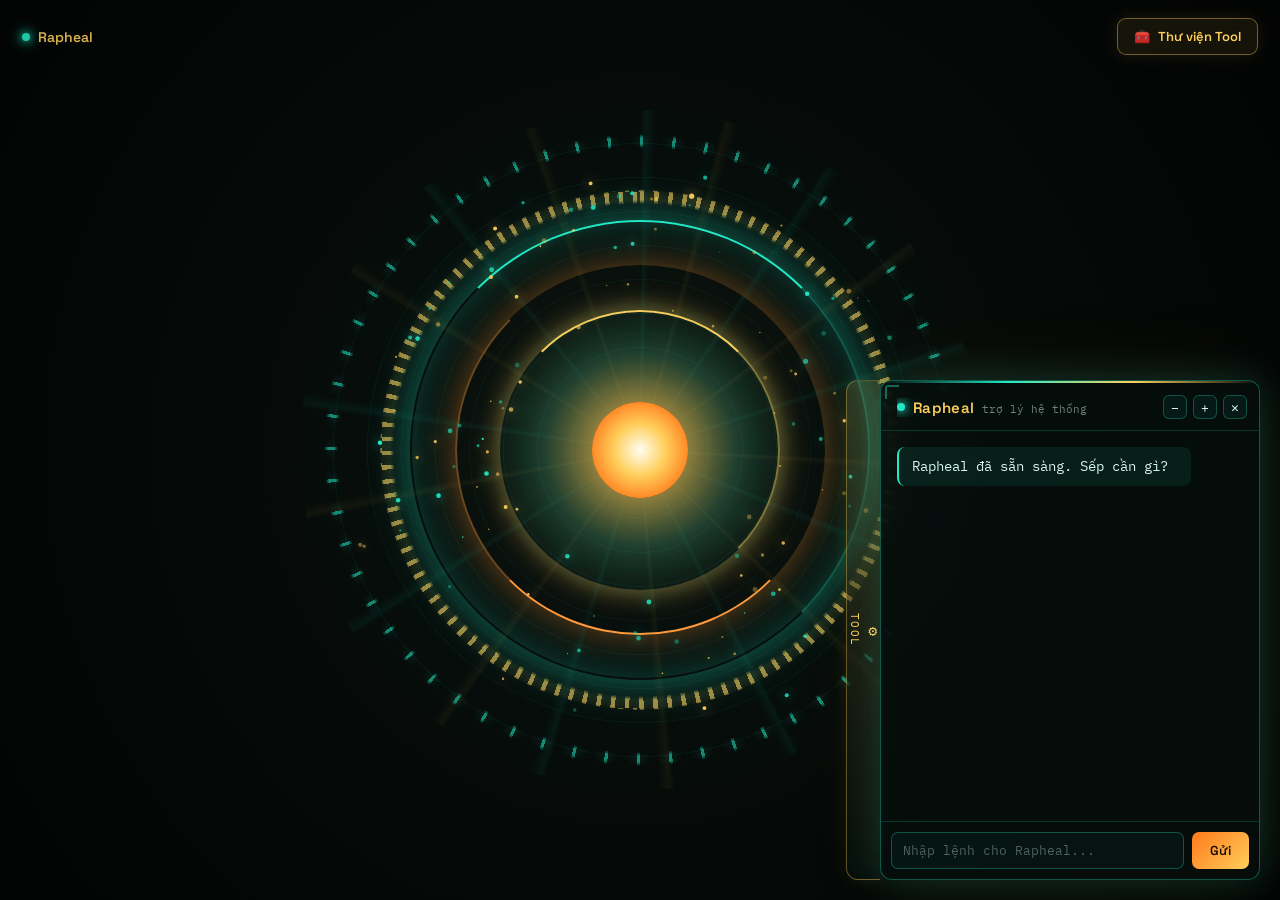
<file: index.html>
<!DOCTYPE html>
<html lang="vi">
<head>
<meta charset="UTF-8">
<meta name="viewport" content="width=device-width, initial-scale=1">
<title>Rapheal - Trợ lý ảo</title>
<link rel="stylesheet" href="style.css">
</head>
<body>

<!-- Thanh menu trên cùng: luôn hiện, có nút mở Thư viện Tool -->
<header class="main-nav">
  <div class="main-nav-brand">
    <span class="status-dot"></span>
    <span class="main-nav-name">Rapheal</span>
  </div>
  <a class="main-nav-tool-btn" href="tool.html">
    <span class="tdi-ico">🧰</span> Thư viện Tool
  </a>
</header>

<div class="core-wrapper" aria-hidden="true">
  <!-- Trường mạch nền: vòng tròn mờ + tia toả -->
  <div class="circuit-field"></div>

  <!-- Vòng chỉ số dạng đồng hồ đo -->
  <div class="ring ring-dial"></div>

  <!-- Vòng ký tự / dấu khắc -->
  <div class="ring ring-glyph"></div>

  <!-- Vòng xoay chính -->
  <div class="ring ring-outer"></div>
  <div class="ring ring-mid"></div>
  <div class="ring ring-inner"></div>

  <!-- Hạt bay xung quanh -->
  <canvas id="particles"></canvas>

  <!-- Lõi trung tâm -->
  <div class="core">
    <div class="core-glow"></div>
    <div class="core-burst"></div>
    <div class="core-center"></div>
  </div>
</div>

<!-- Cụm chat: tab công cụ (trái) + khay công cụ + khung chat -->
<div class="chat-cluster" id="chatCluster">

  <!-- Gốc/Tab công cụ gắn bên trái khung chat -->
  <button class="tool-tab" id="toolTab" aria-label="Mở bảng công cụ" aria-expanded="false" title="Công cụ">
    <span class="tool-tab-icon">⚙</span>
    <span class="tool-tab-text">TOOL</span>
  </button>

  <!-- Khay mở rộng công cụ -->
  <div class="tool-drawer" id="toolDrawer">
    <div class="tool-drawer-head">Công cụ nhanh</div>
    <button class="tool-drawer-item" data-cmd="/status">
      <span class="tdi-ico">◈</span> Trạng thái hệ thống
    </button>
    <button class="tool-drawer-item" data-cmd="/clear">
      <span class="tdi-ico">✦</span> Xoá lịch sử chat
    </button>
    <a class="tool-drawer-item tool-drawer-link" href="tool.html">
      <span class="tdi-ico">⇲</span> Mở Thư viện Tool
    </a>
  </div>

  <!-- Khung chat -->
  <div class="chat-box" id="chatBox">
    <div class="chat-header">
      <div class="chat-header-id">
        <span class="status-dot"></span>
        <span class="chat-title">Rapheal</span>
        <span class="chat-subtitle">trợ lý hệ thống</span>
      </div>
      <div class="chat-header-actions">
        <button class="chat-btn" id="shrinkBtn" title="Thu nhỏ khung">−</button>
        <button class="chat-btn" id="growBtn" title="Phóng to khung">+</button>
        <button class="chat-btn" id="hideBtn" title="Ẩn khung chat">✕</button>
      </div>
    </div>

    <div class="chat-log" id="chatLog">
      <div class="msg bot">Rapheal đã sẵn sàng. Sếp cần gì?</div>
    </div>

    <div class="chat-input">
      <input id="userInput" type="text" placeholder="Nhập lệnh cho Rapheal..." autocomplete="off">
      <button id="sendBtn">Gửi</button>
    </div>

    <div class="resize-handle" id="resizeHandle" title="Kéo để đổi kích thước"></div>
  </div>
</div>


<!-- Nút nổi để mở lại chat khi đã ẩn -->
<button class="chat-restore" id="chatRestore" aria-label="Mở lại Rapheal">
  <span class="restore-dot"></span>
</button>

<script src="script.js"></script>
</body>
</html>
</file>
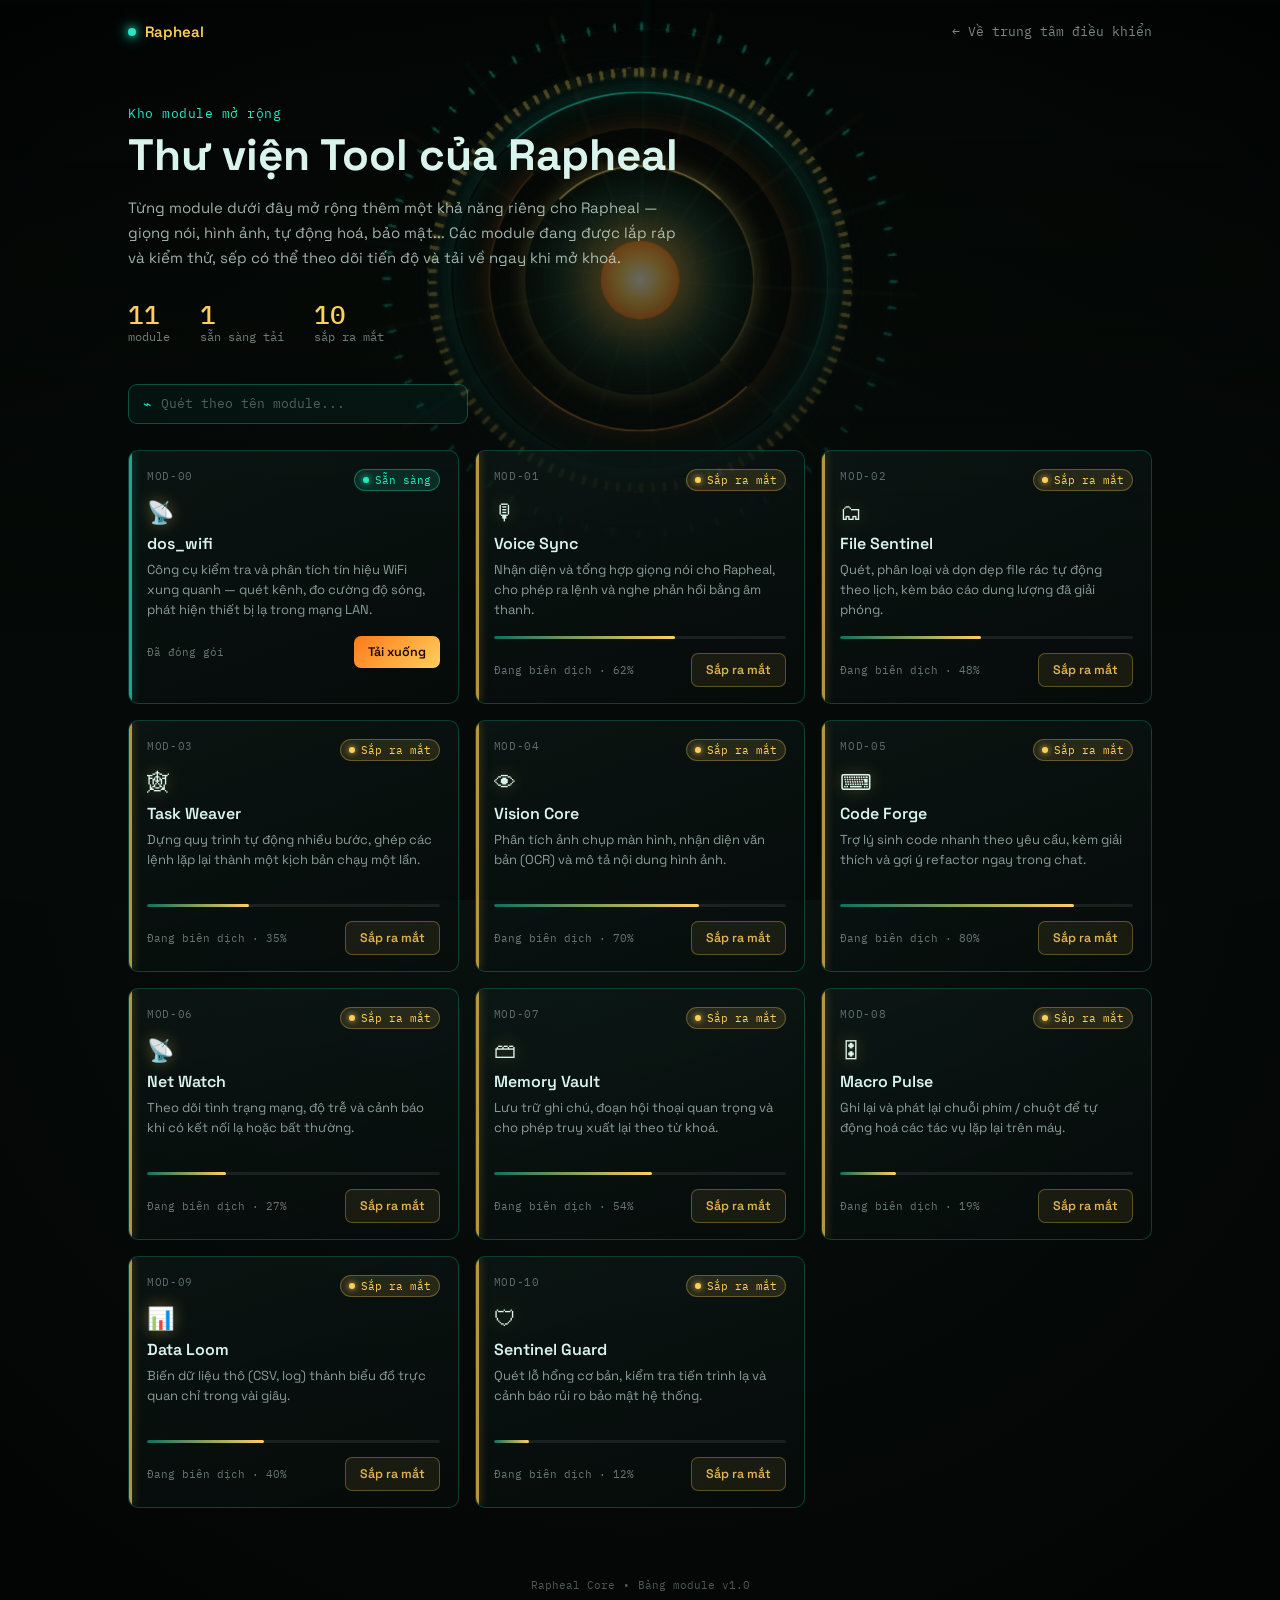
<file: tool.html>
<!DOCTYPE html>
<html lang="vi">
<head>
<meta charset="UTF-8">
<meta name="viewport" content="width=device-width, initial-scale=1">
<title>Rapheal - Thư viện Tool</title>
<link rel="stylesheet" href="style.css">
<link rel="stylesheet" href="tool.css">
</head>
<body class="tool-page">

<!-- Hiệu ứng lõi nền, giống trang chính nhưng neo phía trên để không che nội dung -->
<div class="core-wrapper tool-core" aria-hidden="true">
  <div class="circuit-field"></div>
  <div class="ring ring-dial"></div>
  <div class="ring ring-glyph"></div>
  <div class="ring ring-outer"></div>
  <div class="ring ring-mid"></div>
  <div class="ring ring-inner"></div>
  <canvas id="toolParticles"></canvas>
  <div class="core">
    <div class="core-glow"></div>
    <div class="core-center"></div>
  </div>
</div>
<div class="tool-page-fade" aria-hidden="true"></div>

<!-- Thanh điều hướng trên cùng -->
<header class="tool-nav">
  <a class="tool-nav-brand" href="index.html">
    <span class="status-dot"></span>
    <span class="tool-nav-name">Rapheal</span>
  </a>
  <a class="tool-nav-back" href="index.html">← Về trung tâm điều khiển</a>
</header>

<main class="tool-main">

  <section class="tool-hero">
    <p class="tool-hero-kicker">Kho module mở rộng</p>
    <h1 class="tool-hero-title">Thư viện Tool của Rapheal</h1>
    <p class="tool-hero-desc">
      Từng module dưới đây mở rộng thêm một khả năng riêng cho Rapheal — giọng nói, hình ảnh,
      tự động hoá, bảo mật... Các module đang được lắp ráp và kiểm thử, sếp có thể theo dõi
      tiến độ và tải về ngay khi mở khoá.
    </p>
    <div class="tool-hero-stats">
      <div class="stat"><span class="stat-num" id="statTotal">0</span><span class="stat-label">module</span></div>
      <div class="stat"><span class="stat-num" id="statReady">0</span><span class="stat-label">sẵn sàng tải</span></div>
      <div class="stat"><span class="stat-num" id="statSoon">0</span><span class="stat-label">sắp ra mắt</span></div>
    </div>
  </section>

  <section class="tool-controls">
    <div class="tool-search">
      <span class="tool-search-ico">⌁</span>
      <input type="text" id="toolSearch" placeholder="Quét theo tên module..." autocomplete="off">
    </div>
  </section>

  <section class="tool-grid" id="toolGrid" aria-live="polite">
    <!-- các thẻ module được tool.js sinh ra tại đây -->
  </section>

  <p class="tool-empty" id="toolEmpty" hidden>Không tìm thấy module phù hợp.</p>

</main>

<footer class="tool-footer">
  <span>Rapheal Core</span><span class="dot-sep">•</span><span>Bảng module v1.0</span>
</footer>

<div class="tool-toast" id="toolToast"></div>

<script src="tool.js"></script>
</body>
</html>
</file>
<file: style.css>
@import url('https://fonts.googleapis.com/css2?family=Space+Grotesk:wght@400;500;600;700&family=IBM+Plex+Mono:wght@400;500&display=swap');

:root {
  /* ==== BẢNG MÀU ==== */
  --void: #050907;
  --void-deep: #020403;
  --teal: #22e8c4;
  --teal-dim: #0f6f5f;
  --gold: #ffcf5c;
  --gold-warm: #ff9a3c;
  --ember: #ff7a1a;
  --paper: #d9f4ec;

  --font-display: 'Space Grotesk', sans-serif;
  --font-mono: 'IBM Plex Mono', monospace;
}

* { margin: 0; padding: 0; box-sizing: border-box; }

body {
  background:
    radial-gradient(circle at center, #0a1512 0%, var(--void) 55%, var(--void-deep) 100%);
  height: 100vh;
  overflow: hidden;
  font-family: var(--font-display);
  color: var(--paper);
}

:focus-visible {
  outline: 2px solid var(--teal);
  outline-offset: 3px;
}

/* ============================================================
   KHỐI LÕI TRUNG TÂM
   ============================================================ */
.core-wrapper {
  position: fixed;
  top: 50%; left: 50%;
  transform: translate(-50%, -50%);
  width: 680px; height: 680px;
  pointer-events: none;
  z-index: 1;
}

/* Trường mạch nền: các vòng mảnh + tia toả tinh tế */
.circuit-field {
  position: absolute;
  inset: 0;
  border-radius: 50%;
  background:
    repeating-radial-gradient(
      circle at center,
      rgba(34, 232, 196, 0.05) 0px,
      rgba(34, 232, 196, 0.05) 1px,
      transparent 1px,
      transparent 34px
    ),
    conic-gradient(
      from 0deg,
      transparent 0deg, rgba(34,232,196,0.06) 1deg, transparent 3deg,
      transparent 14deg, rgba(255,207,92,0.05) 15deg, transparent 17deg,
      transparent 33deg, rgba(34,232,196,0.06) 34deg, transparent 36deg,
      transparent 52deg, rgba(255,207,92,0.05) 53deg, transparent 55deg,
      transparent 71deg, rgba(34,232,196,0.06) 72deg, transparent 74deg,
      transparent 92deg, rgba(255,207,92,0.05) 93deg, transparent 95deg,
      transparent 111deg, rgba(34,232,196,0.06) 112deg, transparent 114deg,
      transparent 133deg, rgba(255,207,92,0.05) 134deg, transparent 136deg,
      transparent 152deg, rgba(34,232,196,0.06) 153deg, transparent 155deg,
      transparent 174deg, rgba(255,207,92,0.05) 175deg, transparent 177deg,
      transparent 196deg, rgba(34,232,196,0.06) 197deg, transparent 199deg,
      transparent 215deg, rgba(255,207,92,0.05) 216deg, transparent 218deg,
      transparent 237deg, rgba(34,232,196,0.06) 238deg, transparent 240deg,
      transparent 258deg, rgba(255,207,92,0.05) 259deg, transparent 261deg,
      transparent 277deg, rgba(34,232,196,0.06) 278deg, transparent 280deg,
      transparent 301deg, rgba(255,207,92,0.05) 302deg, transparent 304deg,
      transparent 320deg, rgba(34,232,196,0.06) 321deg, transparent 323deg,
      transparent 340deg, rgba(255,207,92,0.05) 341deg, transparent 343deg,
      transparent 359deg
    );
  animation: spin 120s linear infinite;
}

/* Vòng chỉ số kiểu đồng hồ đo - các vạch chia đều */
.ring-dial {
  position: absolute;
  top: 50%; left: 50%;
  width: 640px; height: 640px;
  transform: translate(-50%, -50%);
  border-radius: 50%;
  background: repeating-conic-gradient(
    from 0deg,
    rgba(34, 232, 196, 0.55) 0deg 0.6deg,
    transparent 0.6deg 6deg
  );
  mask-image: radial-gradient(circle, transparent 302px, black 306px, black 312px, transparent 316px);
  -webkit-mask-image: radial-gradient(circle, transparent 302px, black 306px, black 312px, transparent 316px);
  animation: spin 90s linear infinite;
  filter: drop-shadow(0 0 6px rgba(34,232,196,0.5));
}

/* Vòng ký tự / dấu khắc nhỏ - mật độ dày hơn, quay ngược chiều */
.ring-glyph {
  position: absolute;
  top: 50%; left: 50%;
  width: 520px; height: 520px;
  transform: translate(-50%, -50%);
  border-radius: 50%;
  background: repeating-conic-gradient(
    from 0deg,
    rgba(255, 207, 92, 0.6) 0deg 1deg,
    transparent 1deg 3.2deg
  );
  mask-image: radial-gradient(circle, transparent 246px, black 250px, black 258px, transparent 262px);
  -webkit-mask-image: radial-gradient(circle, transparent 246px, black 250px, black 258px, transparent 262px);
  animation: spin-rev 70s linear infinite;
  filter: drop-shadow(0 0 5px rgba(255,207,92,0.45));
}

/* Vòng xoay chính */
.ring {
  position: absolute;
  top: 50%; left: 50%;
  border-radius: 50%;
  border: 2px solid transparent;
  transform: translate(-50%, -50%);
}

.ring-outer {
  width: 460px; height: 460px;
  border-top-color: var(--teal);
  border-right-color: rgba(34, 232, 196, 0.35);
  animation: spin 22s linear infinite;
  box-shadow: 0 0 45px rgba(34,232,196,0.45), inset 0 0 45px rgba(34,232,196,0.25);
}

.ring-mid {
  width: 370px; height: 370px;
  border-bottom-color: var(--gold-warm);
  border-left-color: rgba(255, 154, 60, 0.4);
  animation: spin-rev 15s linear infinite;
  box-shadow: 0 0 35px rgba(255,154,60,0.4);
}

.ring-inner {
  width: 280px; height: 280px;
  border-top-color: var(--gold);
  border-right-color: rgba(255, 207, 92, 0.5);
  animation: spin 10s linear infinite;
  box-shadow: 0 0 28px rgba(255,207,92,0.5);
}

@keyframes spin { to { transform: translate(-50%,-50%) rotate(360deg); } }
@keyframes spin-rev { to { transform: translate(-50%,-50%) rotate(-360deg); } }

/* ==== LÕI SÁNG TRUNG TÂM ==== */
.core {
  position: absolute;
  top: 50%; left: 50%;
  transform: translate(-50%, -50%);
  width: 200px; height: 200px;
}

.core-glow {
  position: absolute;
  inset: -50px;
  border-radius: 50%;
  background: radial-gradient(circle, rgba(255,207,92,0.55) 0%, rgba(34,232,196,0.18) 45%, transparent 72%);
  animation: pulse 3s ease-in-out infinite;
}

@keyframes pulse {
  0%,100% { transform: scale(1); opacity: 0.85; }
  50% { transform: scale(1.12); opacity: 1; }
}

.core-center {
  position: absolute;
  top: 50%; left: 50%;
  width: 96px; height: 96px;
  border-radius: 50%;
  background: radial-gradient(circle, #fffef2 0%, var(--gold) 38%, var(--ember) 78%, transparent 100%);
  transform: translate(-50%,-50%);
  box-shadow: 0 0 70px rgba(255,207,92,0.85), 0 0 160px rgba(255,122,26,0.55);
  animation: pulse-center 2.2s ease-in-out infinite;
}

/* Riêng cho core-center: giữ translate(-50%,-50%) trong animation
   để quả cầu không bị lệch ra khỏi tâm vòng tròn khi phóng to/nhỏ */
@keyframes pulse-center {
  0%,100% { transform: translate(-50%,-50%) scale(1); opacity: 0.85; }
  50% { transform: translate(-50%,-50%) scale(1.12); opacity: 1; }
}

/* ==== CANVAS HẠT BAY ==== */
#particles {
  position: absolute;
  top: 50%; left: 50%;
  width: 600px; height: 600px;
  transform: translate(-50%, -50%);
}

@media (prefers-reduced-motion: reduce) {
  .circuit-field, .ring-dial, .ring-glyph, .ring, .core-glow, .core-center, .side-hud::before {
    animation: none;
  }
}

/* ============================================================
   TRANG TRÍ BÊN TRÁI - lấp khoảng trống, không che phần lõi
   ============================================================ */
.side-arcs {
  position: fixed;
  top: 50%; left: -260px;
  width: 520px; height: 520px;
  transform: translateY(-50%);
  border-radius: 50%;
  border: 1px solid rgba(34, 232, 196, 0.12);
  pointer-events: none;
  z-index: 0;
}

.side-arcs::before {
  content: "";
  position: absolute;
  inset: 60px;
  border-radius: 50%;
  border: 1px solid rgba(255, 207, 92, 0.08);
}

.side-arcs::after {
  content: "";
  position: absolute;
  inset: 130px;
  border-radius: 50%;
  border: 1px dashed rgba(34, 232, 196, 0.08);
  animation: spin 140s linear infinite;
}

.side-hud {
  position: fixed;
  left: 28px;
  top: 50%;
  transform: translateY(-50%);
  height: 320px;
  width: 60px;
  pointer-events: none;
  z-index: 1;
}

.side-hud::before {
  content: "";
  position: absolute;
  left: 0; top: 0;
  width: 1px; height: 100%;
  background: linear-gradient(to bottom,
    transparent, rgba(34,232,196,0.3) 12%, rgba(34,232,196,0.3) 88%, transparent);
}

.side-hud::after {
  content: "";
  position: absolute;
  left: -3px;
  width: 7px; height: 7px;
  border-radius: 50%;
  background: var(--teal);
  box-shadow: 0 0 8px var(--teal), 0 0 18px rgba(34,232,196,0.6);
  animation: hud-travel 7s ease-in-out infinite;
}

@keyframes hud-travel {
  0%, 100% { top: 2%; opacity: 0.9; }
  50% { top: 96%; opacity: 0.35; }
}

.side-hud-tick {
  position: absolute;
  left: 0;
  height: 1px;
  background: rgba(34, 232, 196, 0.35);
}

.side-hud-label {
  position: absolute;
  left: 12px;
  font-family: var(--font-mono);
  font-size: 10px;
  letter-spacing: 0.05em;
  color: rgba(255, 207, 92, 0.5);
  transform: translateY(-50%);
}

@media (max-width: 1100px) {
  .side-arcs, .side-hud { display: none; }
}

/* ============================================================
   KHUNG CHAT
   ============================================================ */
.chat-cluster {
  position: fixed;
  bottom: 20px; right: 20px;
  display: flex;
  align-items: stretch;
  z-index: 10;
  transition: opacity 0.25s ease, transform 0.25s ease;
}

.chat-cluster.is-hidden {
  opacity: 0;
  transform: translateY(16px) scale(0.96);
  pointer-events: none;
}

.chat-box {
  position: relative;
  width: 380px; height: 500px;
  background: rgba(6, 14, 12, 0.86);
  border: 1px solid rgba(34, 232, 196, 0.35);
  border-radius: 12px;
  display: flex;
  flex-direction: column;
  backdrop-filter: blur(14px);
  box-shadow: 0 0 40px rgba(34, 232, 196, 0.18), 0 0 90px rgba(255, 154, 60, 0.08);
  overflow: hidden;
  flex-shrink: 0;
  transition: width 0.3s ease, height 0.3s ease;
  min-width: 300px; min-height: 360px;
  max-width: 640px; max-height: 82vh;
}

.chat-box.size-compact { width: 300px; height: 380px; }
.chat-box.size-normal  { width: 380px; height: 500px; }
.chat-box.size-large   { width: 460px; height: 620px; }

/* Tay kéo để tự do phóng to/thu nhỏ khung chat */
.resize-handle {
  position: absolute;
  left: 4px; top: 4px;
  width: 14px; height: 14px;
  cursor: nwse-resize;
  z-index: 5;
}
.resize-handle::before {
  content: "";
  position: absolute;
  inset: 0;
  border-left: 2px solid rgba(34,232,196,0.4);
  border-top: 2px solid rgba(34,232,196,0.4);
  border-radius: 3px 0 0 0;
}

.chat-box::before {
  content: "";
  display: block;
  height: 2px;
  width: 100%;
  background: linear-gradient(90deg, transparent, var(--teal), var(--gold), transparent);
}

.chat-header {
  display: flex;
  align-items: center;
  justify-content: space-between;
  gap: 8px;
  padding: 12px 12px 11px 16px;
  border-bottom: 1px solid rgba(34, 232, 196, 0.18);
}

.chat-header-id {
  display: flex;
  align-items: baseline;
  gap: 8px;
  min-width: 0;
  overflow: hidden;
}

.chat-header-actions {
  display: flex;
  align-items: center;
  gap: 6px;
  flex-shrink: 0;
}

.chat-btn {
  width: 24px; height: 24px;
  border-radius: 6px;
  border: 1px solid rgba(34, 232, 196, 0.28);
  background: rgba(34, 232, 196, 0.06);
  color: var(--paper);
  font-family: var(--font-mono);
  font-size: 13px;
  line-height: 1;
  cursor: pointer;
  display: flex;
  align-items: center;
  justify-content: center;
  transition: background 0.15s ease, border-color 0.15s ease, transform 0.1s ease, color 0.15s ease;
}

.chat-btn:hover {
  background: rgba(34, 232, 196, 0.18);
  border-color: var(--teal);
}

.chat-btn:active { transform: scale(0.92); }

#hideBtn:hover {
  border-color: var(--gold-warm);
  background: rgba(255, 154, 60, 0.18);
  color: #fff3d6;
}

.status-dot {
  width: 8px; height: 8px;
  border-radius: 50%;
  background: var(--teal);
  box-shadow: 0 0 8px var(--teal), 0 0 16px var(--teal);
  animation: pulse 2s ease-in-out infinite;
  align-self: center;
}

.chat-title {
  font-family: var(--font-display);
  font-weight: 600;
  font-size: 15px;
  color: var(--gold);
  letter-spacing: 0.02em;
}

.chat-subtitle {
  font-family: var(--font-mono);
  font-size: 11px;
  color: rgba(217, 244, 236, 0.5);
}

.chat-log {
  flex: 1;
  overflow-y: auto;
  padding: 16px;
  font-size: 13.5px;
  line-height: 1.55;
  font-family: var(--font-mono);
}

.msg {
  margin-bottom: 10px;
  padding: 9px 13px;
  border-radius: 8px;
  max-width: 85%;
  word-wrap: break-word;
}

.msg.bot {
  background: rgba(34, 232, 196, 0.08);
  border-left: 2px solid var(--teal);
  color: var(--paper);
}

.msg.user {
  background: rgba(255, 207, 92, 0.12);
  border-right: 2px solid var(--gold);
  margin-left: auto;
  text-align: right;
  color: #fff3d6;
}

.chat-input {
  display: flex;
  border-top: 1px solid rgba(34, 232, 196, 0.18);
  padding: 10px;
  gap: 8px;
}

.chat-input input {
  flex: 1;
  background: rgba(34, 232, 196, 0.04);
  border: 1px solid rgba(34, 232, 196, 0.3);
  border-radius: 7px;
  padding: 9px 11px;
  color: var(--paper);
  font-family: var(--font-mono);
  font-size: 13px;
  outline: none;
  transition: border-color 0.15s ease;
}

.chat-input input:focus {
  border-color: var(--teal);
}

.chat-input input::placeholder {
  color: rgba(217, 244, 236, 0.35);
}

.chat-input button {
  background: linear-gradient(135deg, var(--ember), var(--gold));
  border: none;
  padding: 9px 18px;
  border-radius: 7px;
  color: #1a0a00;
  font-family: var(--font-display);
  font-weight: 600;
  font-size: 13px;
  cursor: pointer;
  transition: filter 0.15s ease, transform 0.1s ease;
}

.chat-input button:hover { filter: brightness(1.15); }
.chat-input button:active { transform: scale(0.97); }

.chat-log::-webkit-scrollbar { width: 6px; }
.chat-log::-webkit-scrollbar-thumb { background: rgba(34,232,196,0.4); border-radius: 3px; }

/* ============================================================
   THANH MENU TRÊN CÙNG (trang chính) - nút mở Thư viện Tool
   ============================================================ */
.main-nav {
  position: fixed;
  top: 0; left: 0; right: 0;
  z-index: 20;
  display: flex;
  align-items: center;
  justify-content: space-between;
  padding: 18px 22px;
  pointer-events: none; /* chỉ các phần tử con có pointer-events riêng mới bắt click */
}

.main-nav-brand {
  display: flex;
  align-items: center;
  gap: 8px;
  font-family: var(--font-display);
  font-weight: 600;
  font-size: 14px;
  color: var(--gold);
  opacity: 0.85;
  pointer-events: none;
}

.main-nav-tool-btn {
  pointer-events: auto;
  display: flex;
  align-items: center;
  gap: 8px;
  text-decoration: none;
  border: 1px solid rgba(255, 207, 92, 0.4);
  background: rgba(255, 207, 92, 0.08);
  color: var(--gold);
  font-family: var(--font-display);
  font-weight: 600;
  font-size: 13px;
  padding: 9px 16px;
  border-radius: 9px;
  backdrop-filter: blur(10px);
  box-shadow: 0 0 18px rgba(255,207,92,0.1);
  transition: background 0.15s ease, border-color 0.15s ease, transform 0.15s ease, box-shadow 0.15s ease;
}

.main-nav-tool-btn:hover {
  background: rgba(255, 207, 92, 0.2);
  border-color: var(--gold);
  box-shadow: 0 0 26px rgba(255,207,92,0.28);
  transform: translateY(-1px);
}

.main-nav-tool-btn:active { transform: translateY(0) scale(0.97); }

@media (max-width: 640px) {
  .main-nav { padding: 14px 16px; }
  .main-nav-brand { font-size: 0; } /* ẩn chữ, chỉ giữ chấm trạng thái trên màn hình nhỏ */
  .main-nav-brand .status-dot { display: block; }
  .main-nav-tool-btn { font-size: 12px; padding: 8px 12px; }
}

/* ============================================================
   GỐC / TAB CÔNG CỤ BÊN TRÁI KHUNG CHAT + KHAY MỞ RỘNG
   ============================================================ */
.tool-tab {
  flex-shrink: 0;
  width: 34px;
  border: 1px solid rgba(255, 207, 92, 0.35);
  border-right: none;
  border-radius: 12px 0 0 12px;
  background: linear-gradient(180deg, rgba(255,207,92,0.14), rgba(6,14,12,0.9));
  color: var(--gold);
  display: flex;
  flex-direction: column;
  align-items: center;
  justify-content: center;
  gap: 6px;
  cursor: pointer;
  writing-mode: vertical-rl;
  letter-spacing: 0.12em;
  font-family: var(--font-mono);
  font-size: 11px;
  padding: 10px 0;
  transition: background 0.2s ease, box-shadow 0.2s ease;
  box-shadow: 0 0 18px rgba(255,207,92,0.08);
}

.tool-tab:hover,
.tool-tab[aria-expanded="true"] {
  background: linear-gradient(180deg, rgba(255,207,92,0.26), rgba(6,14,12,0.92));
  box-shadow: 0 0 22px rgba(255,207,92,0.25);
}

.tool-tab-icon {
  writing-mode: horizontal-tb;
  font-size: 15px;
  animation: spin 6s linear infinite;
  display: inline-block;
}

.tool-tab[aria-expanded="true"] .tool-tab-icon { animation-play-state: paused; }

.tool-drawer {
  flex-shrink: 0;
  width: 0;
  overflow: hidden;
  background: rgba(6, 12, 11, 0.92);
  border-top: 1px solid rgba(255, 207, 92, 0.25);
  border-bottom: 1px solid rgba(255, 207, 92, 0.25);
  backdrop-filter: blur(14px);
  display: flex;
  flex-direction: column;
  gap: 6px;
  padding: 0;
  transition: width 0.28s ease, padding 0.28s ease;
}

.tool-drawer.is-open {
  width: 190px;
  padding: 14px 10px;
  border-left: 1px solid rgba(255, 207, 92, 0.2);
  border-right: 1px solid rgba(255, 207, 92, 0.2);
}

.tool-drawer-head {
  font-family: var(--font-mono);
  font-size: 10.5px;
  letter-spacing: 0.08em;
  color: rgba(255, 207, 92, 0.6);
  text-transform: uppercase;
  margin-bottom: 4px;
  white-space: nowrap;
}

.tool-drawer-item {
  display: flex;
  align-items: center;
  gap: 8px;
  width: 100%;
  background: rgba(34, 232, 196, 0.06);
  border: 1px solid rgba(34, 232, 196, 0.2);
  border-radius: 7px;
  padding: 8px 10px;
  color: var(--paper);
  font-family: var(--font-display);
  font-size: 12.5px;
  text-align: left;
  text-decoration: none;
  cursor: pointer;
  white-space: nowrap;
  transition: background 0.15s ease, border-color 0.15s ease, transform 0.1s ease;
}

.tool-drawer-item:hover {
  background: rgba(34, 232, 196, 0.16);
  border-color: var(--teal);
  transform: translateX(2px);
}

.tool-drawer-item.tool-drawer-link {
  background: rgba(255, 207, 92, 0.1);
  border-color: rgba(255, 207, 92, 0.35);
  color: var(--gold);
  font-weight: 600;
}

.tool-drawer-item.tool-drawer-link:hover {
  background: rgba(255, 207, 92, 0.22);
}

.tdi-ico { font-size: 13px; flex-shrink: 0; }

/* Nút nổi để mở lại chat khi đã ẩn */
.chat-restore {
  position: fixed;
  bottom: 22px; right: 22px;
  width: 52px; height: 52px;
  border-radius: 50%;
  border: 1px solid rgba(34, 232, 196, 0.4);
  background: radial-gradient(circle, rgba(255,207,92,0.35), rgba(6,14,12,0.92));
  box-shadow: 0 0 24px rgba(34,232,196,0.3), 0 0 46px rgba(255,154,60,0.18);
  cursor: pointer;
  z-index: 9;
  display: none;
  align-items: center;
  justify-content: center;
  transition: transform 0.15s ease;
}

.chat-restore.is-visible { display: flex; }
.chat-restore:hover { transform: scale(1.08); }

.restore-dot {
  width: 14px; height: 14px;
  border-radius: 50%;
  background: var(--gold);
  box-shadow: 0 0 10px var(--gold), 0 0 20px var(--ember);
  animation: pulse 2s ease-in-out infinite;
}

/* ==== RESPONSIVE ==== */
@media (max-width: 900px) {
  .core-wrapper { transform: translate(-50%, -50%) scale(0.7); }
}

@media (max-width: 640px) {
  .core-wrapper { transform: translate(-50%, -62%) scale(0.55); }
  .chat-cluster {
    left: 12px; right: 12px; bottom: 12px;
  }
  .chat-box, .chat-box.size-compact, .chat-box.size-normal, .chat-box.size-large {
    width: 100%; height: 58vh; max-width: none;
  }
  .tool-drawer.is-open { width: 140px; }
  .tool-tab-text { display: none; }
}
/* ============================================================
   CODEBLOCK TRONG CHAT
   ============================================================ */
.msg .text-part {
  white-space: pre-wrap;
  word-break: break-word;
}

.code-block {
  margin: 10px 0;
  border: 1px solid rgba(34, 232, 196, 0.3);
  border-radius: 8px;
  overflow: hidden;
  background: rgba(0, 0, 0, 0.5);
  font-family: var(--font-mono);
  max-width: 100%;
}

.code-header {
  display: flex;
  justify-content: space-between;
  align-items: center;
  padding: 6px 10px;
  background: rgba(34, 232, 196, 0.08);
  border-bottom: 1px solid rgba(34, 232, 196, 0.2);
}

.code-lang {
  font-size: 11px;
  color: var(--gold);
  text-transform: uppercase;
  letter-spacing: 0.06em;
}

.copy-btn {
  background: linear-gradient(135deg, var(--ember), var(--gold));
  border: none;
  padding: 3px 10px;
  border-radius: 5px;
  color: #1a0a00;
  font-size: 11px;
  font-weight: 600;
  cursor: pointer;
  transition: filter 0.15s ease, transform 0.1s ease;
}

.copy-btn:hover { filter: brightness(1.15); }
.copy-btn:active { transform: scale(0.95); }
.copy-btn.copied {
  background: var(--teal);
  color: #050907;
}

.code-block pre {
  margin: 0;
  padding: 10px 12px;
  overflow-x: auto;
  font-size: 12.5px;
  line-height: 1.5;
  color: #d9f4ec;
}

.code-block code {
  font-family: var(--font-mono);
  white-space: pre;
}

.code-block pre::-webkit-scrollbar { height: 6px; }
.code-block pre::-webkit-scrollbar-thumb {
  background: rgba(34, 232, 196, 0.4);
  border-radius: 3px;
}
</file>
<file: tool.css>
/* ============================================================
   TOOL.CSS — Thư viện Tool
   Kế thừa bảng màu / font từ style.css (--void, --teal, --gold...)
   ============================================================ */

body.tool-page {
  height: auto;
  min-height: 100vh;
  overflow-y: auto;
  overflow-x: hidden;
}

/* Lõi hiệu ứng nền: neo lệch lên trên, mờ dần để không chỏi nội dung */
.core-wrapper.tool-core {
  position: fixed;
  top: -60px;
  left: 50%;
  transform: translate(-50%, 0) scale(0.82);
  opacity: 0.55;
  z-index: 0;
}

.tool-page-fade {
  position: fixed;
  inset: 0;
  z-index: 0;
  pointer-events: none;
  background: linear-gradient(180deg,
    transparent 0%,
    rgba(5, 9, 7, 0.35) 38%,
    var(--void) 72%,
    var(--void) 100%);
}

#toolParticles {
  position: absolute;
  top: 50%; left: 50%;
  width: 600px; height: 600px;
  transform: translate(-50%, -50%);
}

/* ============================================================
   THANH ĐIỀU HƯỚNG
   ============================================================ */
.tool-nav {
  position: relative;
  z-index: 3;
  display: flex;
  align-items: center;
  justify-content: space-between;
  max-width: 1080px;
  margin: 0 auto;
  padding: 22px 28px 0;
}

.tool-nav-brand {
  display: flex;
  align-items: center;
  gap: 9px;
  text-decoration: none;
  color: var(--gold);
  font-family: var(--font-display);
  font-weight: 600;
  font-size: 15px;
}

.tool-nav-back {
  font-family: var(--font-mono);
  font-size: 12.5px;
  color: rgba(217, 244, 236, 0.55);
  text-decoration: none;
  border-bottom: 1px solid transparent;
  transition: color 0.15s ease, border-color 0.15s ease;
}

.tool-nav-back:hover {
  color: var(--teal);
  border-color: rgba(34, 232, 196, 0.4);
}

/* ============================================================
   HERO
   ============================================================ */
.tool-main {
  position: relative;
  z-index: 2;
  max-width: 1080px;
  margin: 0 auto;
  padding: 64px 28px 40px;
}

.tool-hero {
  max-width: 640px;
  animation: rise 0.7s ease both;
}

.tool-hero-kicker {
  font-family: var(--font-mono);
  font-size: 12.5px;
  color: var(--teal);
  letter-spacing: 0.04em;
  margin-bottom: 10px;
}

.tool-hero-title {
  font-family: var(--font-display);
  font-weight: 700;
  font-size: clamp(30px, 4.4vw, 44px);
  line-height: 1.12;
  color: var(--paper);
  margin-bottom: 16px;
}

.tool-hero-desc {
  font-size: 15px;
  line-height: 1.65;
  color: rgba(217, 244, 236, 0.72);
  margin-bottom: 30px;
  max-width: 56ch;
}

.tool-hero-stats {
  display: flex;
  gap: 30px;
}

.stat {
  display: flex;
  flex-direction: column;
  gap: 2px;
}

.stat-num {
  font-family: var(--font-mono);
  font-size: 26px;
  font-weight: 500;
  color: var(--gold);
  line-height: 1;
}

.stat-label {
  font-family: var(--font-mono);
  font-size: 11.5px;
  color: rgba(217, 244, 236, 0.5);
}

/* ============================================================
   Ô TÌM KIẾM
   ============================================================ */
.tool-controls {
  margin: 40px 0 26px;
  animation: rise 0.7s ease 0.08s both;
}

.tool-search {
  display: flex;
  align-items: center;
  gap: 10px;
  max-width: 340px;
  border: 1px solid rgba(34, 232, 196, 0.28);
  border-radius: 9px;
  background: rgba(34, 232, 196, 0.05);
  padding: 10px 14px;
}

.tool-search-ico {
  color: var(--teal);
  font-size: 14px;
}

.tool-search input {
  flex: 1;
  background: none;
  border: none;
  outline: none;
  color: var(--paper);
  font-family: var(--font-mono);
  font-size: 13px;
}

.tool-search input::placeholder { color: rgba(217, 244, 236, 0.35); }

/* ============================================================
   LƯỚI MODULE
   ============================================================ */
.tool-grid {
  display: grid;
  grid-template-columns: repeat(auto-fill, minmax(280px, 1fr));
  gap: 16px;
}

.tool-card {
  position: relative;
  border: 1px solid rgba(34, 232, 196, 0.22);
  border-radius: 10px;
  background: linear-gradient(160deg, rgba(15, 30, 27, 0.55), rgba(6, 12, 11, 0.75));
  padding: 18px 18px 16px;
  overflow: hidden;
  opacity: 0;
  transform: translateY(14px);
  animation: rise 0.55s ease forwards;
  transition: border-color 0.2s ease, transform 0.2s ease, box-shadow 0.2s ease;
}

.tool-card:hover {
  border-color: rgba(34, 232, 196, 0.5);
  transform: translateY(-3px);
  box-shadow: 0 10px 30px rgba(0,0,0,0.35), 0 0 24px rgba(34,232,196,0.12);
}

.tool-card::before {
  content: "";
  position: absolute;
  left: 0; top: 0; bottom: 0;
  width: 3px;
  background: var(--gold);
  opacity: 0.7;
  box-shadow: 0 0 10px rgba(255,207,92,0.6);
}

.tool-card.is-ready::before { background: var(--teal); box-shadow: 0 0 10px rgba(34,232,196,0.6); }

.tool-card-top {
  display: flex;
  align-items: flex-start;
  justify-content: space-between;
  gap: 10px;
  margin-bottom: 10px;
}

.tool-card-id {
  font-family: var(--font-mono);
  font-size: 11px;
  color: rgba(217, 244, 236, 0.4);
  letter-spacing: 0.06em;
}

.tool-status {
  display: inline-flex;
  align-items: center;
  gap: 6px;
  font-family: var(--font-mono);
  font-size: 10.5px;
  padding: 3px 8px;
  border-radius: 20px;
  white-space: nowrap;
}

.tool-status.soon {
  color: var(--gold);
  background: rgba(255, 207, 92, 0.12);
  border: 1px solid rgba(255, 207, 92, 0.3);
}

.tool-status.ready {
  color: var(--teal);
  background: rgba(34, 232, 196, 0.12);
  border: 1px solid rgba(34, 232, 196, 0.35);
}

.tool-status-dot {
  width: 6px; height: 6px;
  border-radius: 50%;
  background: currentColor;
  box-shadow: 0 0 6px currentColor;
  animation: statusblink 1.8s ease-in-out infinite;
}

.tool-card-icon {
  font-size: 22px;
  line-height: 1;
  margin-bottom: 10px;
  filter: drop-shadow(0 0 8px rgba(255,207,92,0.35));
}

.tool-card-name {
  font-family: var(--font-display);
  font-weight: 600;
  font-size: 16px;
  color: var(--paper);
  margin-bottom: 6px;
}

.tool-card-desc {
  font-size: 13px;
  line-height: 1.55;
  color: rgba(217, 244, 236, 0.62);
  margin-bottom: 16px;
  min-height: 58px;
}

.tool-progress {
  height: 3px;
  border-radius: 3px;
  background: rgba(255,255,255,0.08);
  overflow: hidden;
  margin-bottom: 14px;
}

.tool-progress-fill {
  height: 100%;
  background: linear-gradient(90deg, var(--teal-dim), var(--gold));
  border-radius: 3px;
}

.tool-card-foot {
  display: flex;
  align-items: center;
  justify-content: space-between;
  gap: 10px;
}

.tool-progress-label {
  font-family: var(--font-mono);
  font-size: 10.5px;
  color: rgba(217, 244, 236, 0.45);
}

.tool-download {
  border: 1px solid rgba(34, 232, 196, 0.35);
  background: rgba(34, 232, 196, 0.08);
  color: var(--paper);
  font-family: var(--font-display);
  font-weight: 600;
  font-size: 12.5px;
  padding: 8px 14px;
  border-radius: 7px;
  cursor: pointer;
  transition: filter 0.15s ease, transform 0.1s ease, background 0.15s ease;
}

.tool-download:hover { filter: brightness(1.15); background: rgba(34, 232, 196, 0.16); }
.tool-download:active { transform: scale(0.96); }

.tool-download.is-locked {
  border-color: rgba(255, 207, 92, 0.3);
  background: rgba(255, 207, 92, 0.08);
  color: rgba(255, 207, 92, 0.85);
  cursor: not-allowed;
}

.tool-download.is-locked:hover { filter: none; background: rgba(255, 207, 92, 0.08); }

.tool-download.is-ready {
  background: linear-gradient(135deg, var(--ember), var(--gold));
  border: none;
  color: #1a0a00;
}

.tool-empty {
  text-align: center;
  color: rgba(217, 244, 236, 0.45);
  font-family: var(--font-mono);
  font-size: 13px;
  padding: 40px 0;
}

/* ============================================================
   FOOTER + TOAST
   ============================================================ */
.tool-footer {
  position: relative;
  z-index: 2;
  text-align: center;
  padding: 30px 0 40px;
  font-family: var(--font-mono);
  font-size: 11px;
  color: rgba(217, 244, 236, 0.35);
}

.dot-sep { margin: 0 8px; }

.tool-toast {
  position: fixed;
  bottom: 26px;
  left: 50%;
  transform: translate(-50%, 12px);
  background: rgba(10, 20, 18, 0.95);
  border: 1px solid rgba(255, 207, 92, 0.4);
  color: var(--paper);
  font-family: var(--font-mono);
  font-size: 12.5px;
  padding: 10px 18px;
  border-radius: 8px;
  box-shadow: 0 0 24px rgba(255,207,92,0.18);
  opacity: 0;
  pointer-events: none;
  transition: opacity 0.25s ease, transform 0.25s ease;
  z-index: 20;
}

.tool-toast.is-visible {
  opacity: 1;
  transform: translate(-50%, 0);
}

/* ============================================================
   ANIMATIONS
   ============================================================ */
@keyframes rise {
  from { opacity: 0; transform: translateY(14px); }
  to   { opacity: 1; transform: translateY(0); }
}

@keyframes statusblink {
  0%, 100% { opacity: 1; }
  50% { opacity: 0.35; }
}

@media (prefers-reduced-motion: reduce) {
  .tool-hero, .tool-controls, .tool-card { animation: none; opacity: 1; transform: none; }
  .tool-status-dot { animation: none; }
}

/* ============================================================
   RESPONSIVE
   ============================================================ */
@media (max-width: 640px) {
  .tool-nav { padding: 16px 18px 0; }
  .tool-main { padding: 40px 18px 30px; }
  .tool-hero-stats { gap: 20px; }
  .core-wrapper.tool-core { transform: translate(-50%, 0) scale(0.5); top: -120px; }
}
</file>
